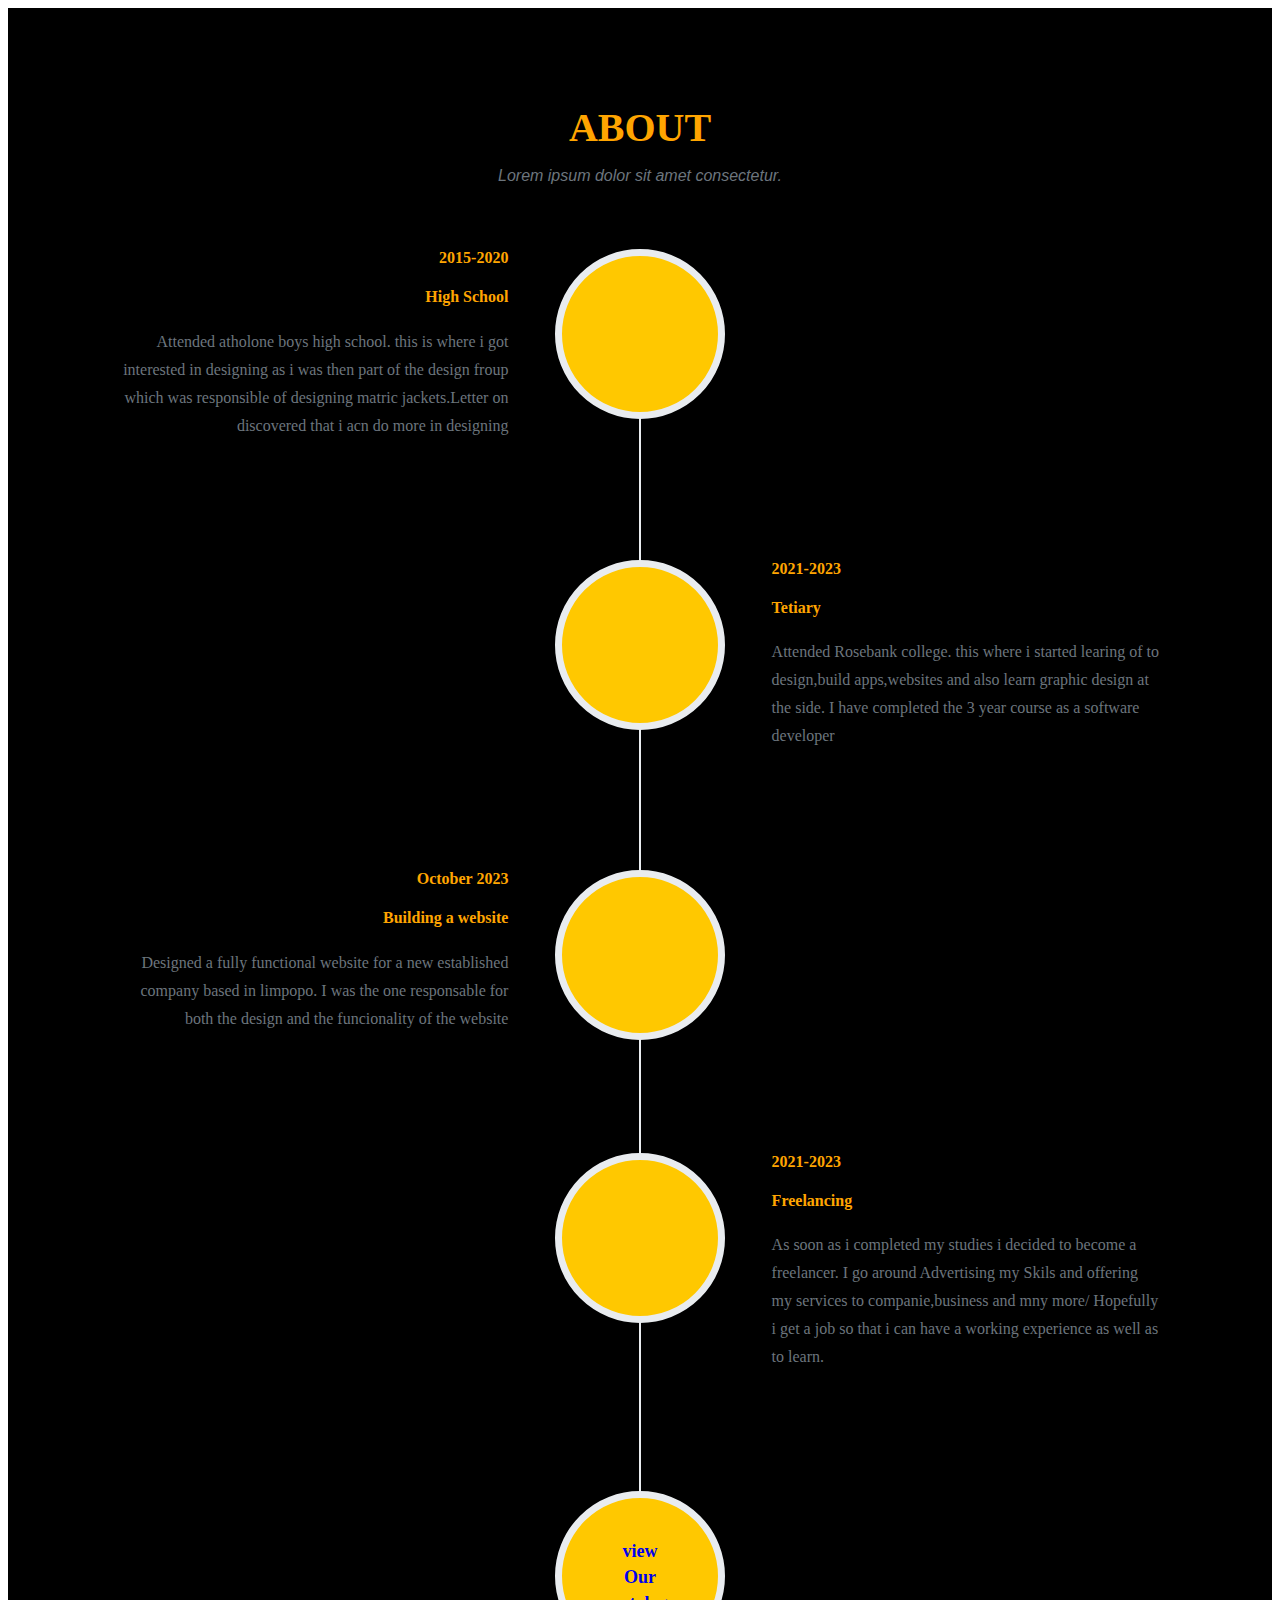
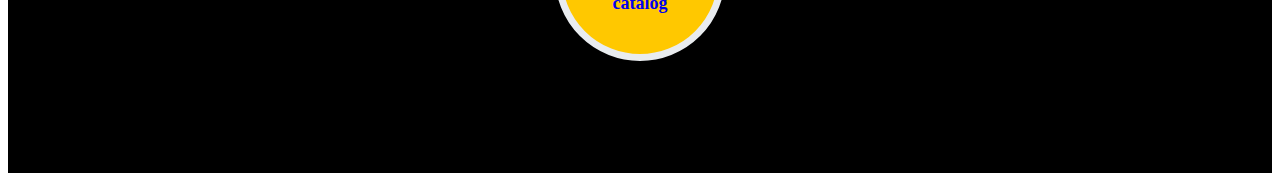
<file: about.html>
﻿<!DOCTYPE html>
<html>
<head>
    <meta charset="utf-8" />
    <title></title>
    <style>
        .page-section {
            background: #000;
            color: orange;
        }

        .timeline {
            position: relative;
            padding: 0;
            list-style: none;
        }

            .timeline:before {
                position: absolute;
                top: 0;
                bottom: 0;
                left: 40px;
                width: 2px;
                margin-left: -1.5px;
                content: "";
                background-color: #e9ecef;
            }

            .timeline > li {
                position: relative;
                min-height: 50px;
                margin-bottom: 50px;
            }

                .timeline > li:after, .timeline > li:before {
                    display: table;
                    content: " ";
                }

                .timeline > li:after {
                    clear: both;
                }

                .timeline > li .timeline-panel {
                    position: relative;
                    float: right;
                    width: 100%;
                    padding: 0 20px 0 100px;
                    text-align: left;
                }

                    .timeline > li .timeline-panel:before {
                        right: auto;
                        left: -15px;
                        border-right-width: 15px;
                        border-left-width: 0;
                    }

                    .timeline > li .timeline-panel:after {
                        right: auto;
                        left: -14px;
                        border-right-width: 14px;
                        border-left-width: 0;
                    }

                .timeline > li .timeline-image {
                    position: absolute;
                    z-index: 100;
                    left: 0;
                    width: 80px;
                    height: 80px;
                    margin-left: 0;
                    text-align: center;
                    color: white;
                    border: 7px solid #e9ecef;
                    border-radius: 100%;
                    background-color: #ffc800;
                }

                    .timeline > li .timeline-image h4, .timeline > li .timeline-image .h4 {
                        font-size: 10px;
                        line-height: 14px;
                        margin-top: 12px;
                    }

                .timeline > li.timeline-inverted > .timeline-panel {
                    float: right;
                    padding: 0 20px 0 100px;
                    text-align: left;
                }

                    .timeline > li.timeline-inverted > .timeline-panel:before {
                        right: auto;
                        left: -15px;
                        border-right-width: 15px;
                        border-left-width: 0;
                    }

                    .timeline > li.timeline-inverted > .timeline-panel:after {
                        right: auto;
                        left: -14px;
                        border-right-width: 14px;
                        border-left-width: 0;
                    }

                .timeline > li:last-child {
                    margin-bottom: 0;
                }

            .timeline .timeline-heading h4, .timeline .timeline-heading .h4 {
                margin-top: 0;
                color: inherit;
            }

                .timeline .timeline-heading h4.subheading, .timeline .timeline-heading .subheading.h4 {
                    text-transform: none;
                }

            .timeline .timeline-body > ul,
            .timeline .timeline-body > p {
                margin-bottom: 0;
            }

        @media (min-width: 768px) {
            .timeline:before {
                left: 50%;
            }

            .timeline > li {
                min-height: 100px;
                margin-bottom: 100px;
            }

                .timeline > li .timeline-panel {
                    float: left;
                    width: 41%;
                    padding: 0 20px 20px 30px;
                    text-align: right;
                }

                .timeline > li .timeline-image {
                    left: 50%;
                    width: 100px;
                    height: 100px;
                    margin-left: -50px;
                }

                    .timeline > li .timeline-image h4, .timeline > li .timeline-image .h4 {
                        font-size: 13px;
                        line-height: 18px;
                        margin-top: 16px;
                    }

                .timeline > li.timeline-inverted > .timeline-panel {
                    float: right;
                    padding: 0 30px 20px 20px;
                    text-align: left;
                }
        }

        @media (min-width: 992px) {
            .timeline > li {
                min-height: 150px;
            }

                .timeline > li .timeline-panel {
                    padding: 0 20px 20px;
                }

                .timeline > li .timeline-image {
                    width: 150px;
                    height: 150px;
                    margin-left: -75px;
                }

                    .timeline > li .timeline-image h4, .timeline > li .timeline-image .h4 {
                        font-size: 18px;
                        line-height: 26px;
                        margin-top: 30px;
                    }

                .timeline > li.timeline-inverted > .timeline-panel {
                    padding: 0 20px 20px;
                }
        }

        @media (min-width: 1200px) {
            .timeline > li {
                min-height: 170px;
            }

                .timeline > li .timeline-panel {
                    padding: 0 20px 20px 100px;
                }

                .timeline > li .timeline-image {
                    width: 170px;
                    height: 170px;
                    margin-left: -85px;
                }

                    .timeline > li .timeline-image h4, .timeline > li .timeline-image .h4 {
                        margin-top: 40px;
                    }

                .timeline > li.timeline-inverted > .timeline-panel {
                    padding: 0 100px 20px 20px;
                }
        }

        .page-section {
            padding: 6rem 0;
        }

            .page-section h2.section-heading, .page-section .section-heading.h2 {
                font-size: 2.5rem;
                margin-top: 0;
                margin-bottom: 1rem;
            }

            .page-section h3.section-subheading, .page-section .section-subheading.h3 {
                font-size: 1rem;
                font-weight: 400;
                font-style: italic;
                font-family: "Roboto Slab", -apple-system, BlinkMacSystemFont, "Segoe UI", Roboto, "Helvetica Neue", Arial, sans-serif, "Apple Color Emoji", "Segoe UI Emoji", "Segoe UI Symbol", "Noto Color Emoji";
                margin-bottom: 4rem;
            }

        @media (min-width: 768px) {
            section {
                padding: 9rem 0;
            }
        }

        .text-center {
            text-align: center !important;
        }

        .page-section h2.section-heading, .page-section .section-heading.h2 {
            font-size: 2.5rem;
            margin-top: 0;
            margin-bottom: 1rem;
        }

        .text-uppercase {
            text-transform: uppercase !important;
        }

        .page-section h3.section-subheading, .page-section .section-subheading.h3 {
            font-size: 1rem;
            font-weight: 400;
            font-style: italic;
            font-family: "Roboto Slab", -apple-system, BlinkMacSystemFont, "Segoe UI", Roboto, "Helvetica Neue", Arial, sans-serif, "Apple Color Emoji", "Segoe UI Emoji", "Segoe UI Symbol", "Noto Color Emoji";
            margin-bottom: 4rem;
        }

        .text-muted {
            --bs-text-opacity: 1;
            color: #6c757d !important;
        }

        p {
            line-height: 1.75;
        }

        @media (min-width: 1400px) .container-xxl, .container-xl, .container-lg, .container-md, .container-sm, .container {
            max-width: 1320px;
        }

        @media (min-width: 1200px) .container-xl, .container-lg, .container-md, .container-sm, .container {
            max-width: 1140px;
        }

        @media (min-width: 992px) .container-lg, .container-md, .container-sm, .container {
            max-width: 960px;
        }

        @media (min-width: 768px) .container-md, .container-sm, .container {
            max-width: 720px;
        }

        @media (min-width: 576px) .container-sm, .container {
            max-width: 540px;
        }

        .container, .container-fluid, .container-xxl, .container-xl, .container-lg, .container-md, .container-sm {
            width: 100%;
            padding-right: var(--bs-gutter-x, 0.75rem);
            padding-left: var(--bs-gutter-x, 0.75rem);
            margin-right: auto;
            margin-left: auto;
        }

        *, *::before, *::after {
            box-sizing: border-box;
        }

        user agent stylesheet
        div {
            display: block;
        }

    </style>
</head>
<body>
    <section class="page-section" id="about">
        <div class="container">
            <div class="text-center">
                <h2 class="section-heading text-uppercase">About</h2>
                <h3 class="section-subheading text-muted">Lorem ipsum dolor sit amet consectetur.</h3>
            </div>
            <ul class="timeline">
                <li>
                    <div class="timeline-image"></div>
                    <div class="timeline-panel">
                        <div class="timeline-heading">
                            <h4>2015-2020</h4>
                            <h4 class="subheading">High School</h4>
                        </div>
                        <div class="timeline-body"><p class="text-muted">Attended atholone boys high school. this is where i got interested in designing as i was then part of the design froup which was responsible of designing matric jackets.Letter on discovered that i acn do more in designing</p></div>
                    </div>
                </li>
                <li class="timeline-inverted">
                    <div class="timeline-image"></div>
                    <div class="timeline-panel">
                        <div class="timeline-heading">
                            <h4>2021-2023</h4>
                            <h4 class="subheading">Tetiary</h4>
                        </div>
                        <div class="timeline-body"><p class="text-muted">Attended Rosebank college. this where i started learing of to design,build apps,websites and also learn graphic design at the side. I have completed the 3 year course as a software developer</div>
                    </div>
                </li>
                <li>
                    <div class="timeline-image"></div>
                    <div class="timeline-panel">
                        <div class="timeline-heading">
                            <h4>October 2023</h4>
                            <h4 class="subheading">Building a website</h4>
                        </div>
                        <div class="timeline-body"><p class="text-muted">Designed a fully functional website for a new established company based in limpopo. I was the one responsable for both the design and the funcionality of the website</p></div>
                    </div>
                </li>
                <li class="timeline-inverted">
                    <div class="timeline-image"></div>
                    <div class="timeline-panel">
                        <div class="timeline-heading">
                            <h4>2021-2023</h4>
                            <h4 class="subheading">Freelancing</h4>
                        </div>
                        <div class="timeline-body"><p class="text-muted">As soon as i completed my studies i decided to become a freelancer. I go around Advertising my Skils and offering my services to companie,business and mny more/ Hopefully i get a job so that i can have a working experience as well as to learn.</div>
                    </div>
                </li>

                <li class="timeline-inverted">
                    <div class="timeline-image">
                        <a style="text-decoration:none;" href="cv.html">
                            <h4>
                                view
                                <br>
                                Our
                                <br>
                                catalog
                            </h4>
                        </a>
                    </div>
                </li>
            </ul>
        </div>
    </section>
</body>
</html>
</file>
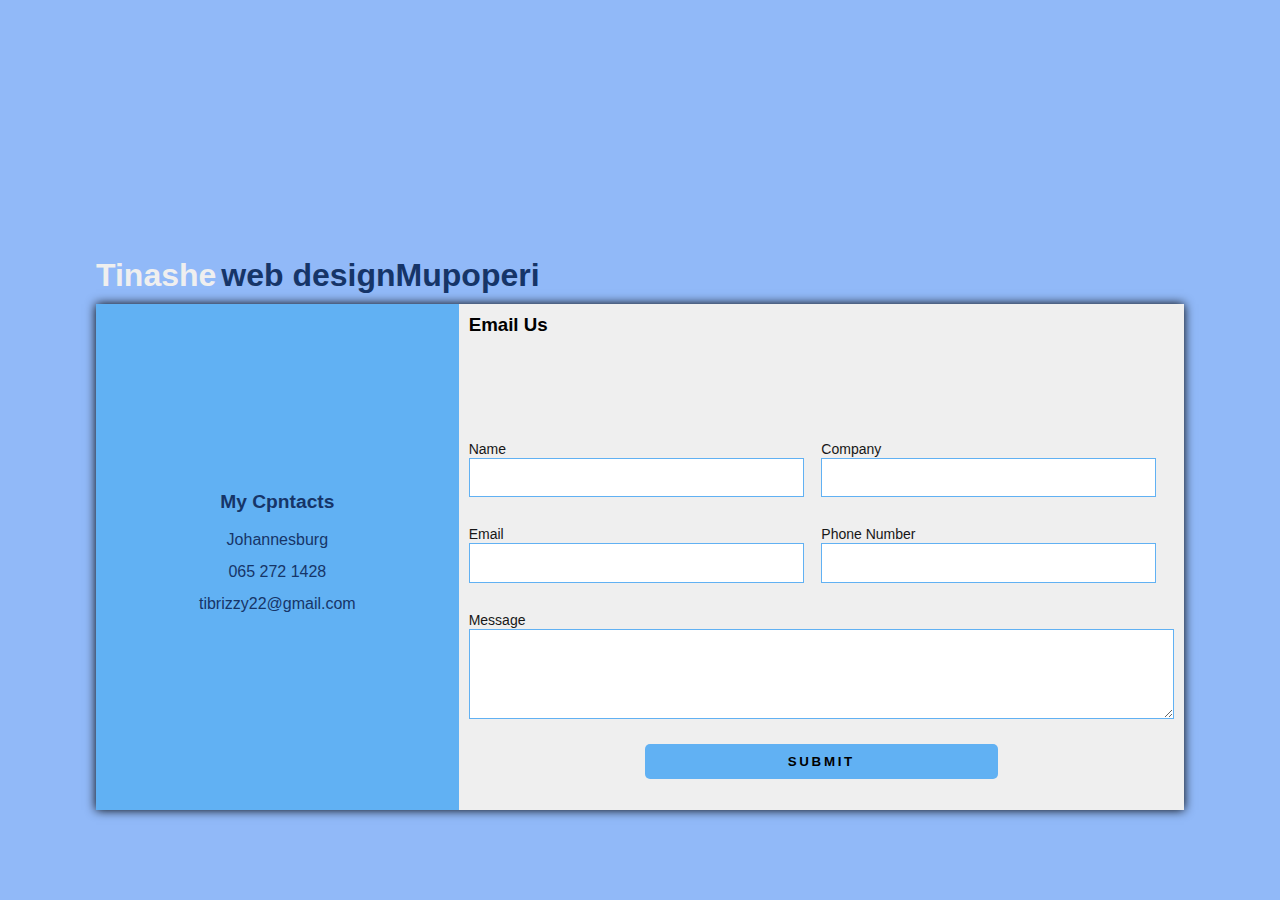
<file: contact.html>
﻿<!DOCTYPE html>
<html>
<head>
    <meta charset="utf-8" />
    <title></title>
    <style>
        * {
            margin: 0;
            padding: 0;
            box-sizing: border-box;
            font-family: sans-serif;
        }

        html body {
            height: 100vh;
            display: flex;
            justify-content: center;
            align-items: center;
            background-color: #91b9f8;
            margin: auto;
        }

            html body .container {
                max-width: 1200px;
                width: 85vw;
                height: 80vh;
                display: grid;
                grid-template-columns: 1fr;
            }

                html body .container h2 {
                    display: flex;
                    justify-content: center;
                    align-items: center;
                    color: #163568;
                    text-align: center;
                    margin-bottom: 10px;
                }

                    html body .container h2 span {
                        color: #efefef;
                        padding-right: 5px;
                    }

                html body .container .box {
                    display: grid;
                    box-shadow: 0px 0px 10px #000;
                }

                    html body .container .box .info {
                        display: flex;
                        flex-direction: column;
                        justify-content: center;
                        align-items: center;
                        background-color: #61b1f3;
                        color: #163568;
                    }

                        html body .container .box .info h4 {
                            margin: 10px 0;
                        }

                        html body .container .box .info p {
                            margin: 5px 0px;
                        }

                            html body .container .box .info p:nth-child(4) {
                                margin-bottom: 20px;
                            }

                    html body .container .box h3 {
                        background: #efefef;
                        padding: 10px;
                    }

                    html body .container .box form {
                        width: 100%;
                        display: grid;
                        background: #efefef;
                        padding: 10px 10px;
                    }

                        html body .container .box form .name, html body .container .box form .company, html body .container .box form .email, html body .container .box form .tele {
                            margin-bottom: 20px;
                        }

                            html body .container .box form .name label, html body .container .box form .company label, html body .container .box form .email label, html body .container .box form .tele label {
                                font-size: 14px;
                                opacity: 0.9;
                            }

                            html body .container .box form .name input, html body .container .box form .company input, html body .container .box form .email input, html body .container .box form .tele input {
                                padding: 5px;
                                outline: none;
                                border: 1px solid #61b1f3;
                                width: 95%;
                                height: 60%;
                            }

                        html body .container .box form .message {
                            grid-column: 1/3;
                        }

                            html body .container .box form .message label {
                                font-size: 14px;
                                opacity: 0.9;
                            }

                            html body .container .box form .message #message {
                                height: 90px;
                                width: 100%;
                                padding: 5px;
                                outline: none;
                                border: 1px solid #61b1f3;
                            }

                        html body .container .box form .submit {
                            grid-column: 1/3;
                        }

                            html body .container .box form .submit input[type=submit] {
                                cursor: pointer;
                                background: #61b1f3;
                                letter-spacing: 0.2em;
                                padding: 10px;
                                outline: none;
                                border: none;
                                border-radius: 5px;
                                display: block;
                                max-width: 80%;
                                width: 50%;
                                margin: auto;
                                text-align: center;
                                transition: 0.3s linear;
                                font-weight: bold;
                            }

                                html body .container .box form .submit input[type=submit]:hover, html body .container .box form .submit input[type=submit]:focus {
                                    color: #efefef;
                                    background: #163568;
                                }

        @media (min-width: 700px) {
            html body .container h2 {
                justify-content: flex-start;
                align-items: flex-end;
                font-size: 2em;
            }

            html body .container .box {
                grid-template-columns: 1fr 2fr;
            }

                html body .container .box .info {
                    grid-row: 1/3;
                    font-size: 1.2em;
                }
        }
    </style>
</head>
<body>
    <main class="container">
        <h2><span>Tinashe</span> web designMupoperi</h2>
        <div class="box">
            <!-- info container -->
            <section class="info">
                <h4>My Cpntacts</h4>
                <p>
                    <i class="fas fa-road"></i>
                    <small>Johannesburg</small>
                </p>
                <p>
                    <i class="fas fa-phone-alt"></i>
                    <small>065 272 1428</small>
                </p>
                <p>
                    <i class="fas fa-envelope"></i>
                    <small>tibrizzy22@gmail.com</small>
                </p>
            </section>
            <!-- form container -->
            <h3>Email Us</h3>
            <form action="https://formsubmit.co/tibrizzy22@gmail.com" method="post">
                <!-- Name -->
                <div class="name">
                    <label for="name">Name</label>
                    <br>
                    <input type="text" id="name" required>
                </div>
                <!-- Company -->
                <div class="company">
                    <label for="company">Company</label>
                    <br>
                    <input type="text" id="company" required>
                </div>
                <!-- Email -->
                <div class="email">
                    <label for="email">Email</label>
                    <br>
                    <input type="email" id="email" required>
                </div>
                <!-- Telephone -->
                <div class="tele">
                    <label for="telephone">Phone Number</label>
                    <br>
                    <input type="tel" id="telephone" required>
                </div>
                <!-- Message -->
                <div class="message">
                    <label for="message">Message</label>
                    <br>
                    <textarea id="message"></textarea>
                </div>
                <!-- Submit -->
                <div class="submit">
                    <input type="submit" value="SUBMIT">
                </div>
            </form>
        </div>
    </main>

</body>
</html>
</file>
